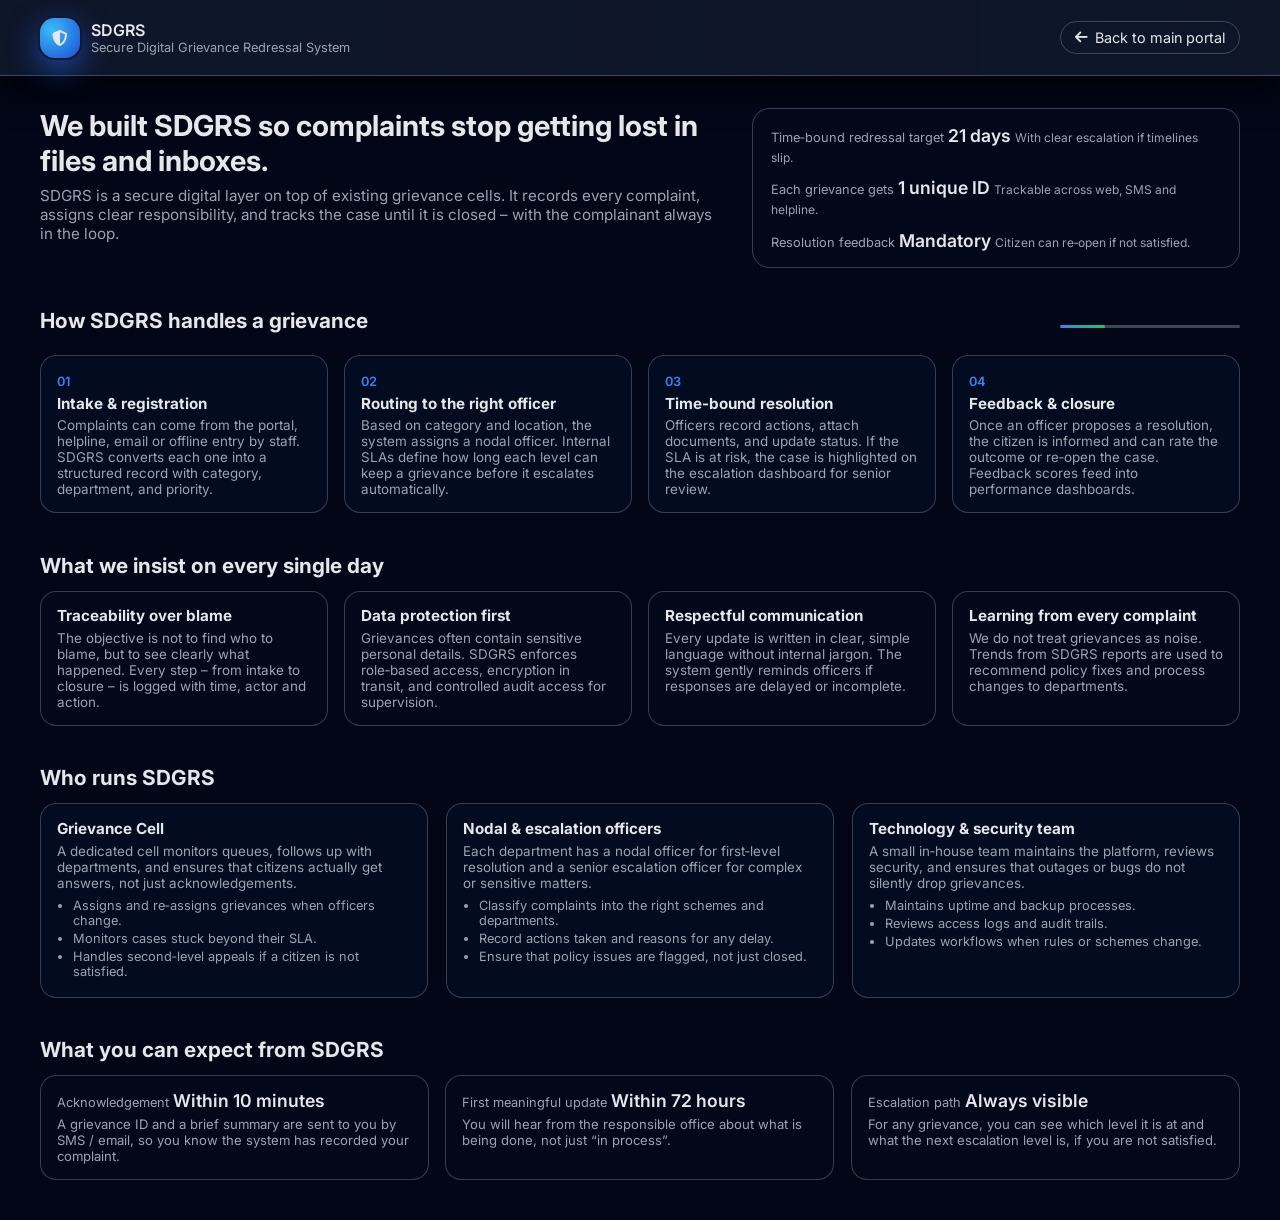
<file: grievance_system/about.html>
<!DOCTYPE html>
<html lang="en">
<head>
    <meta charset="UTF-8">
    <meta name="viewport" content="width=device-width, initial-scale=1.0">
    <title>About SDGRS – Secure Digital Grievance Redressal System</title>
    <link rel="stylesheet" href="../css/about.css">
    <link href="https://fonts.googleapis.com/css2?family=Inter:wght@300;400;500;600;700&display=swap" rel="stylesheet">
    <link rel="stylesheet" href="https://cdnjs.cloudflare.com/ajax/libs/font-awesome/6.5.1/css/all.min.css">
</head>
<body>
    <div class="about-shell">
        <header class="about-header">
            <div class="about-brand">
                <i class="fas fa-shield-halved"></i>
                <div class="brand-text">
                    <span class="brand-name">SDGRS</span>
                    <span class="brand-tagline">Secure Digital Grievance Redressal System</span>
                </div>
            </div>
            <a href="index.html" class="back-link">
                <i class="fas fa-arrow-left"></i> Back to main portal
            </a>
        </header>

        <main class="about-main">
            <!-- 1. Why SDGRS exists -->
            <section class="hero-story hover-section" data-section="hero">
                <div class="story-text">
                    <h1>We built SDGRS so complaints stop getting lost in files and inboxes.</h1>
                    <p class="lead">
                        SDGRS is a secure digital layer on top of existing grievance cells. It records every complaint, assigns clear responsibility, and tracks the case until it is closed – with the complainant always in the loop.
                    </p>
                </div>
                <div class="story-facts interactive-group facts-group">
                    <div class="fact hover-card fact-card" tabindex="0">
                        <span class="fact-label">Time‑bound redressal target</span>
                        <span class="fact-value">21 days</span>
                        <span class="fact-note">With clear escalation if timelines slip.</span>
                    </div>
                    <div class="fact hover-card fact-card" tabindex="0">
                        <span class="fact-label">Each grievance gets</span>
                        <span class="fact-value">1 unique ID</span>
                        <span class="fact-note">Trackable across web, SMS and helpline.</span>
                    </div>
                    <div class="fact hover-card fact-card" tabindex="0">
                        <span class="fact-label">Resolution feedback</span>
                        <span class="fact-value">Mandatory</span>
                        <span class="fact-note">Citizen can re‑open if not satisfied.</span>
                    </div>
                </div>
            </section>

            <!-- 2. How the system actually works -->
            <section class="how-it-works hover-section" data-section="flow">
                <div class="section-header-with-line">
                    <h2>How SDGRS handles a grievance</h2>
                    <div class="flow-timeline">
                        <div class="flow-indicator" id="flowIndicator"></div>
                    </div>
                </div>
                <div class="steps-grid interactive-group steps-group">
                    <div class="step hover-card step-card flow-step" data-step="1" tabindex="0">
                        <span class="step-number">01</span>
                        <h3>Intake & registration</h3>
                        <p>
                            Complaints can come from the portal, helpline, email or offline entry by staff. SDGRS converts each one into a structured record with category, department, and priority.
                        </p>
                    </div>
                    <div class="step hover-card step-card flow-step" data-step="2" tabindex="0">
                        <span class="step-number">02</span>
                        <h3>Routing to the right officer</h3>
                        <p>
                            Based on category and location, the system assigns a nodal officer. Internal SLAs define how long each level can keep a grievance before it escalates automatically.
                        </p>
                    </div>
                    <div class="step hover-card step-card flow-step" data-step="3" tabindex="0">
                        <span class="step-number">03</span>
                        <h3>Time‑bound resolution</h3>
                        <p>
                            Officers record actions, attach documents, and update status. If the SLA is at risk, the case is highlighted on the escalation dashboard for senior review.
                        </p>
                    </div>
                    <div class="step hover-card step-card flow-step" data-step="4" tabindex="0">
                        <span class="step-number">04</span>
                        <h3>Feedback & closure</h3>
                        <p>
                            Once an officer proposes a resolution, the citizen is informed and can rate the outcome or re‑open the case. Feedback scores feed into performance dashboards.
                        </p>
                    </div>
                </div>
            </section>

            <!-- 3. Our principles -->
            <section class="principles hover-section" data-section="principles">
                <h2>What we insist on every single day</h2>
                <div class="principles-grid interactive-group principles-group">
                    <div class="principle hover-card principle-card" tabindex="0">
                        <h3>Traceability over blame</h3>
                        <p>
                            The objective is not to find who to blame, but to see clearly what happened. Every step – from intake to closure – is logged with time, actor and action.
                        </p>
                    </div>
                    <div class="principle hover-card principle-card" tabindex="0">
                        <h3>Data protection first</h3>
                        <p>
                            Grievances often contain sensitive personal details. SDGRS enforces role‑based access, encryption in transit, and controlled audit access for supervision.
                        </p>
                    </div>
                    <div class="principle hover-card principle-card" tabindex="0">
                        <h3>Respectful communication</h3>
                        <p>
                            Every update is written in clear, simple language without internal jargon. The system gently reminds officers if responses are delayed or incomplete.
                        </p>
                    </div>
                    <div class="principle hover-card principle-card" tabindex="0">
                        <h3>Learning from every complaint</h3>
                        <p>
                            We do not treat grievances as noise. Trends from SDGRS reports are used to recommend policy fixes and process changes to departments.
                        </p>
                    </div>
                </div>
            </section>

            <!-- 4. Governance & team -->
            <section class="governance hover-section" data-section="governance">
                <h2>Who runs SDGRS</h2>
                <div class="gov-grid interactive-group gov-group">
                    <div class="gov-block hover-card gov-card" tabindex="0">
                        <h3>Grievance Cell</h3>
                        <p>
                            A dedicated cell monitors queues, follows up with departments, and ensures that citizens actually get answers, not just acknowledgements.
                        </p>
                        <ul>
                            <li>Assigns and re‑assigns grievances when officers change.</li>
                            <li>Monitors cases stuck beyond their SLA.</li>
                            <li>Handles second‑level appeals if a citizen is not satisfied.</li>
                        </ul>
                    </div>
                    <div class="gov-block hover-card gov-card" tabindex="0">
                        <h3>Nodal & escalation officers</h3>
                        <p>
                            Each department has a nodal officer for first‑level resolution and a senior escalation officer for complex or sensitive matters.
                        </p>
                        <ul>
                            <li>Classify complaints into the right schemes and departments.</li>
                            <li>Record actions taken and reasons for any delay.</li>
                            <li>Ensure that policy issues are flagged, not just closed.</li>
                        </ul>
                    </div>
                    <div class="gov-block hover-card gov-card" tabindex="0">
                        <h3>Technology & security team</h3>
                        <p>
                            A small in‑house team maintains the platform, reviews security, and ensures that outages or bugs do not silently drop grievances.
                        </p>
                        <ul>
                            <li>Maintains uptime and backup processes.</li>
                            <li>Reviews access logs and audit trails.</li>
                            <li>Updates workflows when rules or schemes change.</li>
                        </ul>
                    </div>
                </div>
            </section>

            <!-- 5. Measurable commitments -->
            <section class="commitments hover-section" data-section="commitments">
                <h2>What you can expect from SDGRS</h2>
                <div class="commit-grid interactive-group commit-group">
                    <div class="commit-item hover-card commit-card" tabindex="0">
                        <span class="commit-label">Acknowledgement</span>
                        <span class="commit-value">Within 10 minutes</span>
                        <p>A grievance ID and a brief summary are sent to you by SMS / email, so you know the system has recorded your complaint.</p>
                    </div>
                    <div class="commit-item hover-card commit-card" tabindex="0">
                        <span class="commit-label">First meaningful update</span>
                        <span class="commit-value">Within 72 hours</span>
                        <p>You will hear from the responsible office about what is being done, not just “in process”.</p>
                    </div>
                    <div class="commit-item hover-card commit-card" tabindex="0">
                        <span class="commit-label">Escalation path</span>
                        <span class="commit-value">Always visible</span>
                        <p>For any grievance, you can see which level it is at and what the next escalation level is, if you are not satisfied.</p>
                    </div>
                </div>
            </section>
        </main>
    </div>

    <script src="../js/about.js"></script>
</body>
</html>
</file>
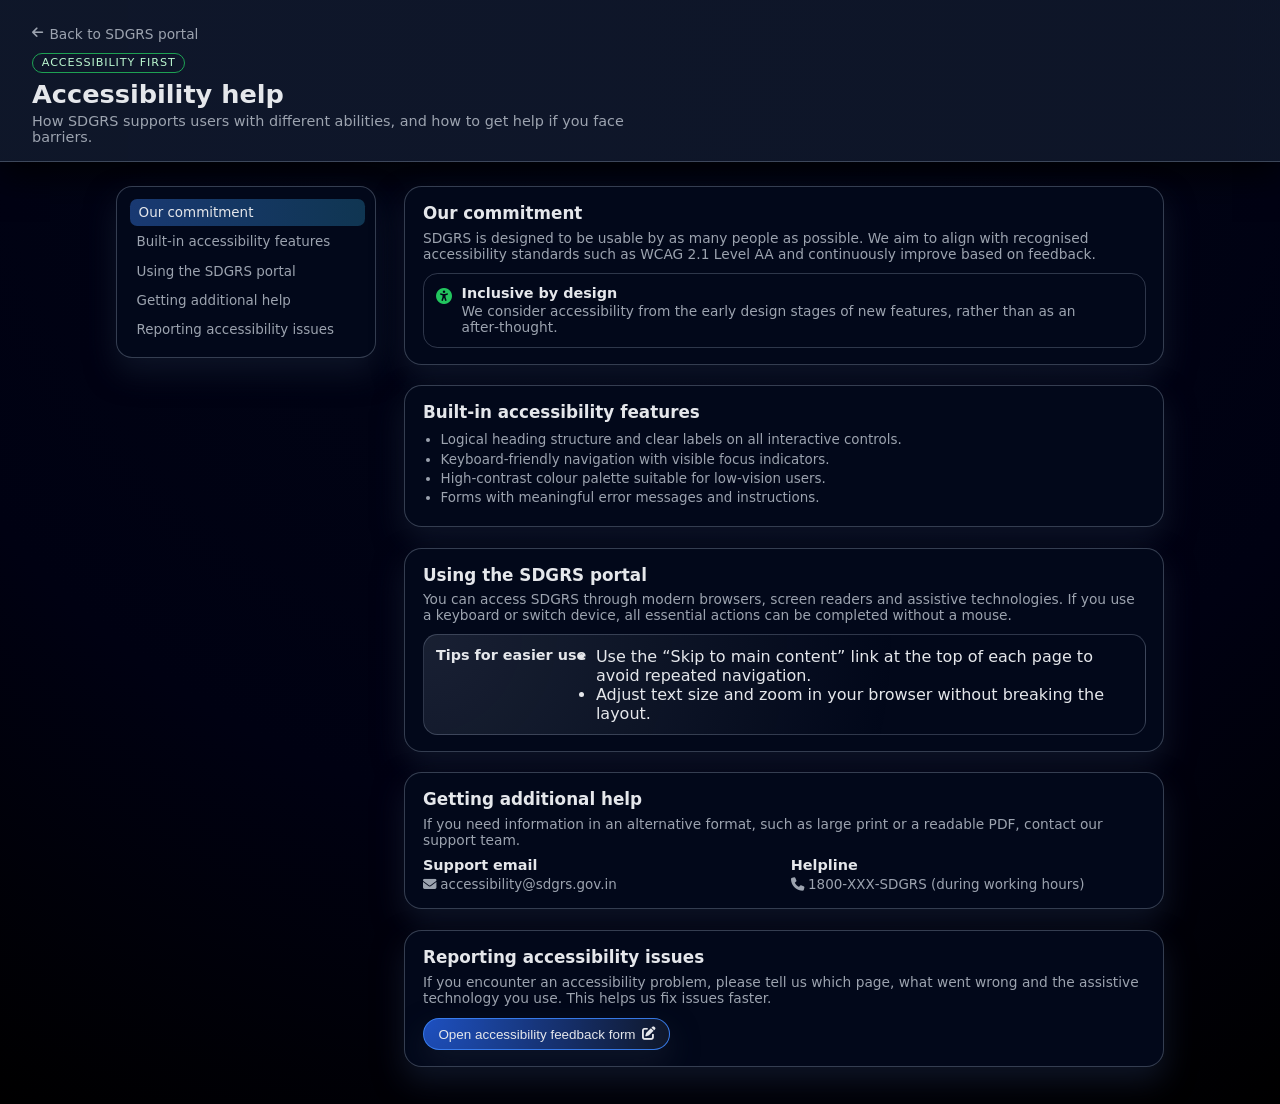
<file: grievance_system/accessibility_help.html>
<!DOCTYPE html>
<html lang="en">
<head>
  <meta charset="UTF-8">
  <title>Accessibility help · SDGRS</title>
  <meta name="viewport" content="width=device-width, initial-scale=1">
  <link rel="stylesheet" href="../css/policy.css">
  <link rel="stylesheet" href="https://cdnjs.cloudflare.com/ajax/libs/font-awesome/6.5.1/css/all.min.css">
</head>
<body class="policy-shell">
<header class="policy-header">
  <a href="index.html" class="policy-back">
    <i class="fas fa-arrow-left"></i>
    Back to SDGRS portal
  </a>
  <div class="policy-heading">
    <span class="pill pill-green">Accessibility first</span>
    <h1>Accessibility help</h1>
    <p>How SDGRS supports users with different abilities, and how to get help if you face barriers.</p>
  </div>
</header>

<main class="policy-main">
  <aside class="policy-toc">
    <button class="toc-toggle" id="tocToggle">
      <span>On this page</span>
      <i class="fas fa-chevron-down"></i>
    </button>
    <nav id="tocNav">
      <a href="#commitment" class="toc-link active">Our commitment</a>
      <a href="#features" class="toc-link">Built‑in accessibility features</a>
      <a href="#using-portal" class="toc-link">Using the SDGRS portal</a>
      <a href="#getting-help" class="toc-link">Getting additional help</a>
      <a href="#feedback" class="toc-link">Reporting accessibility issues</a>
    </nav>
  </aside>

  <section class="policy-content">
    <article class="policy-block" id="commitment">
      <h2>Our commitment</h2>
      <p>
        SDGRS is designed to be usable by as many people as possible. We aim to align with
        recognised accessibility standards such as WCAG 2.1 Level AA and continuously improve
        based on feedback.
      </p>
      <div class="highlight">
        <i class="fas fa-universal-access"></i>
        <div>
          <h3>Inclusive by design</h3>
          <p>We consider accessibility from the early design stages of new features, rather than as an after‑thought.</p>
        </div>
      </div>
    </article>

    <article class="policy-block" id="features">
      <h2>Built‑in accessibility features</h2>
      <ul class="bullet-grid">
        <li>Logical heading structure and clear labels on all interactive controls.</li>
        <li>Keyboard‑friendly navigation with visible focus indicators.</li>
        <li>High‑contrast colour palette suitable for low‑vision users.</li>
        <li>Forms with meaningful error messages and instructions.</li>
      </ul>
    </article>

    <article class="policy-block" id="using-portal">
      <h2>Using the SDGRS portal</h2>
      <p>
        You can access SDGRS through modern browsers, screen readers and assistive technologies.
        If you use a keyboard or switch device, all essential actions can be completed without a mouse.
      </p>
      <div class="callout callout-soft">
        <h3>Tips for easier use</h3>
        <ul>
          <li>Use the “Skip to main content” link at the top of each page to avoid repeated navigation.</li>
          <li>Adjust text size and zoom in your browser without breaking the layout.</li>
        </ul>
      </div>
    </article>

    <article class="policy-block" id="getting-help">
      <h2>Getting additional help</h2>
      <p>
        If you need information in an alternative format, such as large print or a readable PDF, contact our support team.
      </p>
      <div class="contact-grid">
        <div>
          <h3>Support email</h3>
          <p><i class="fas fa-envelope"></i> accessibility@sdgrs.gov.in</p>
        </div>
        <div>
          <h3>Helpline</h3>
          <p><i class="fas fa-phone"></i> 1800‑XXX‑SDGRS (during working hours)</p>
        </div>
      </div>
    </article>

    <article class="policy-block" id="feedback">
      <h2>Reporting accessibility issues</h2>
      <p>
        If you encounter an accessibility problem, please tell us which page, what went wrong
        and the assistive technology you use. This helps us fix issues faster.
      </p>
      <button class="policy-cta" id="feedbackBtn">
        <span>Open accessibility feedback form</span>
        <i class="fas fa-pen-to-square"></i>
      </button>
    </article>
  </section>
</main>

<div class="policy-toast" id="toast">
  <span>Accessibility feedback form will be available in the next release.</span>
  <button id="toastClose"><i class="fas fa-xmark"></i></button>
</div>

<script src="../js/policy.js"></script>
</body>
</html>
</file>
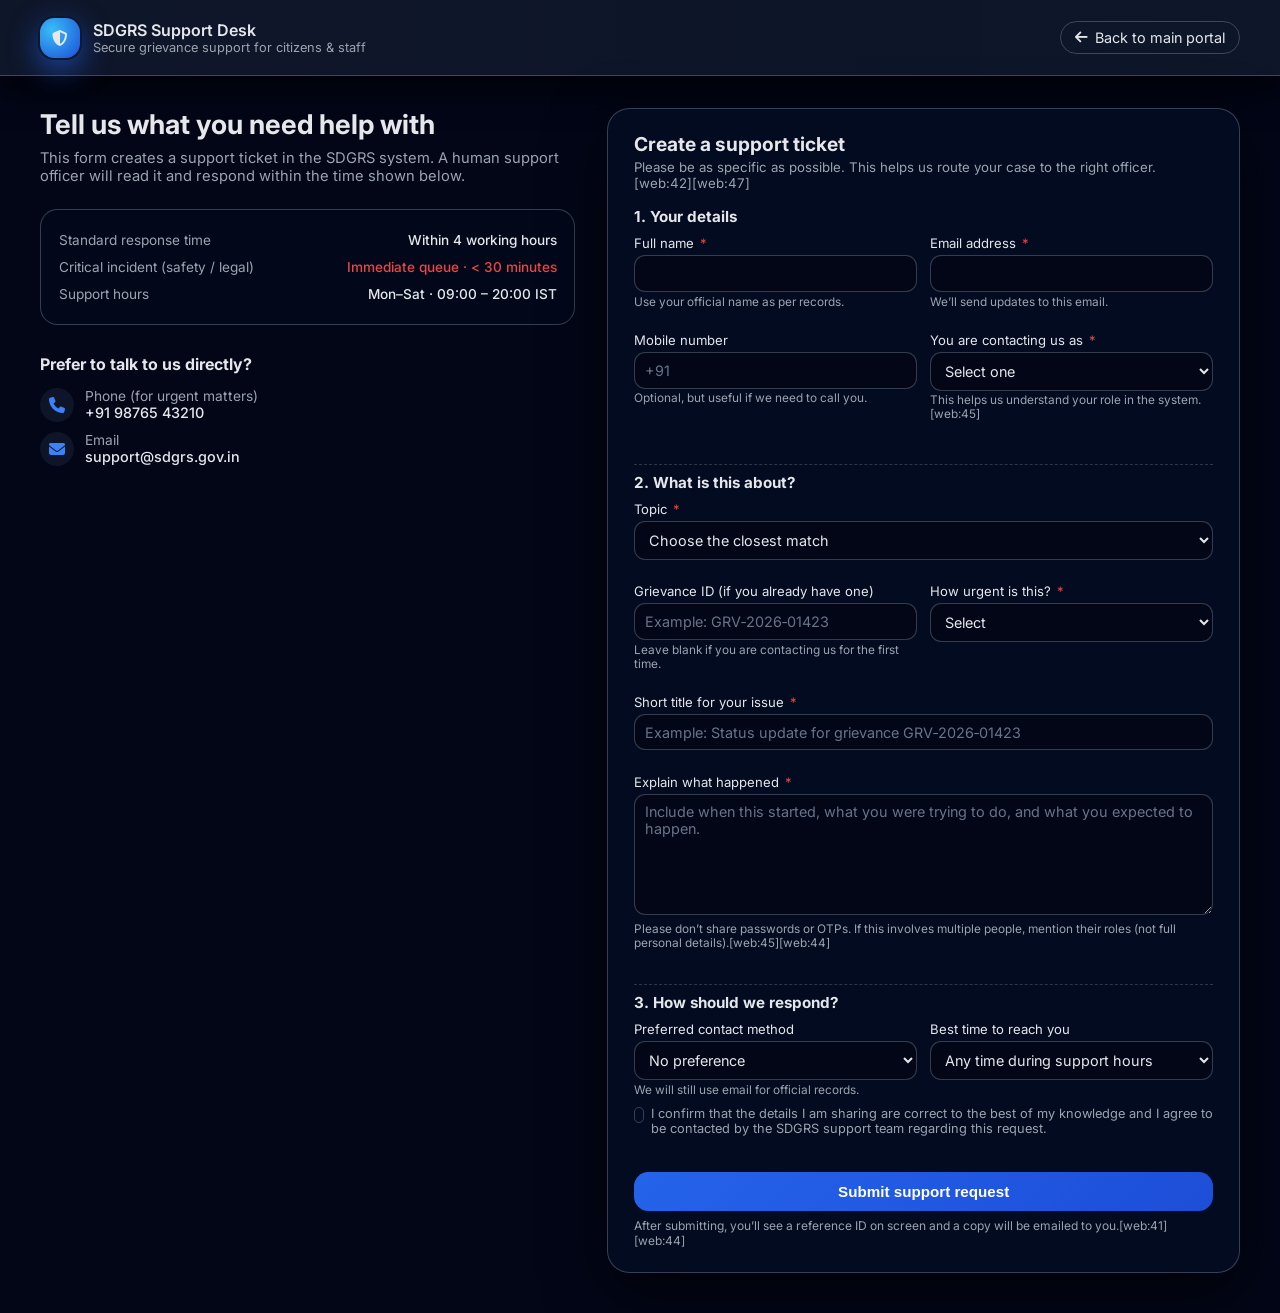
<file: grievance_system/contact.html>
<!DOCTYPE html>
<html lang="en">
<head>
    <meta charset="UTF-8">
    <meta name="viewport" content="width=device-width, initial-scale=1.0">
    <title>Contact SDGRS Support</title>
    <link rel="stylesheet" href="../css/contact.css">
    <link href="https://fonts.googleapis.com/css2?family=Inter:wght@300;400;500;600;700&display=swap" rel="stylesheet">
    <link rel="stylesheet" href="https://cdnjs.cloudflare.com/ajax/libs/font-awesome/6.5.1/css/all.min.css">
</head>
<body>
    <div class="contact-shell">
        <!-- Header strip (simple, not template-ish) -->
        <header class="contact-header">
            <div class="contact-brand">
                <i class="fas fa-shield-halved"></i>
                <div class="brand-text">
                    <span class="brand-name">SDGRS Support Desk</span>
                    <span class="brand-tagline">Secure grievance support for citizens & staff</span>
                </div>
            </div>
            <a href="index.html" class="back-link">
                <i class="fas fa-arrow-left"></i> Back to main portal
            </a>
        </header>

        <main class="contact-main">
            <!-- Left: Context + direct channels -->
            <section class="contact-context">
                <h1>Tell us what you need help with</h1>
                <p class="context-intro">
                    This form creates a support ticket in the SDGRS system. A human support officer will read it and respond within the time shown below.
                </p>

                <div class="response-box">
                    <div class="response-row">
                        <span class="label">Standard response time</span>
                        <span class="value">Within 4 working hours</span>
                    </div>
                    <div class="response-row">
                        <span class="label">Critical incident (safety / legal)</span>
                        <span class="value critical">Immediate queue · &lt; 30 minutes</span>
                    </div>
                    <div class="response-row">
                        <span class="label">Support hours</span>
                        <span class="value">Mon–Sat · 09:00 – 20:00 IST</span>
                    </div>
                </div>

                <div class="direct-channels">
                    <h2>Prefer to talk to us directly?</h2>
                    <div class="channel-row">
                        <i class="fas fa-phone"></i>
                        <div>
                            <div class="channel-label">Phone (for urgent matters)</div>
                            <div class="channel-value">+91 98765 43210</div>
                        </div>
                    </div>
                    <div class="channel-row">
                        <i class="fas fa-envelope"></i>
                        <div>
                            <div class="channel-label">Email</div>
                            <div class="channel-value">support@sdgrs.gov.in</div>
                        </div>
                    </div>
                </div>
            </section>

            <!-- Right: Realistic ticket-style form -->
            <section class="contact-form-wrapper">
                <form id="contactForm" class="contact-form" novalidate>
                    <h2>Create a support ticket</h2>
                    <p class="form-hint">
                        Please be as specific as possible. This helps us route your case to the right officer.[web:42][web:47]
                    </p>

                    <!-- 1. Who is contacting us -->
                    <div class="form-section">
                        <h3>1. Your details</h3>
                        <div class="field-grid">
                            <div class="form-group">
                                <label for="fullName">Full name <span class="req">*</span></label>
                                <input type="text" id="fullName" name="fullName" autocomplete="name" required>
                                <small class="field-hint">Use your official name as per records.</small>
                                <span class="error"></span>
                            </div>
                            <div class="form-group">
                                <label for="email">Email address <span class="req">*</span></label>
                                <input type="email" id="email" name="email" autocomplete="email" required>
                                <small class="field-hint">We’ll send updates to this email.</small>
                                <span class="error"></span>
                            </div>
                        </div>

                        <div class="field-grid">
                            <div class="form-group">
                                <label for="phone">Mobile number</label>
                                <input type="tel" id="phone" name="phone" autocomplete="tel" placeholder="+91">
                                <small class="field-hint">Optional, but useful if we need to call you.</small>
                                <span class="error"></span>
                            </div>
                            <div class="form-group">
                                <label for="relation">You are contacting us as <span class="req">*</span></label>
                                <select id="relation" name="relation" required>
                                    <option value="">Select one</option>
                                    <option value="citizen">Citizen / Public user</option>
                                    <option value="employee">Internal staff / Officer</option>
                                    <option value="student">Student</option>
                                    <option value="vendor">Vendor / Partner</option>
                                    <option value="other">Other</option>
                                </select>
                                <small class="field-hint">This helps us understand your role in the system.[web:45]</small>
                                <span class="error"></span>
                            </div>
                        </div>
                    </div>

                    <!-- 2. What is the issue -->
                    <div class="form-section">
                        <h3>2. What is this about?</h3>
                        <div class="form-group">
                            <label for="topic">Topic <span class="req">*</span></label>
                            <select id="topic" name="topic" required>
                                <option value="">Choose the closest match</option>
                                <option value="new-grievance">I want to raise a new grievance</option>
                                <option value="status-update">I want to know the status of my grievance</option>
                                <option value="portal-access">I cannot log in / access the portal</option>
                                <option value="data-correction">I need to correct/update my submitted data</option>
                                <option value="technical-error">I found a technical error in SDGRS</option>
                                <option value="feedback">General feedback / suggestion</option>
                            </select>
                            <span class="error"></span>
                        </div>

                        <div class="field-grid">
                            <div class="form-group">
                                <label for="ticketId">Grievance ID (if you already have one)</label>
                                <input type="text" id="ticketId" name="ticketId" placeholder="Example: GRV‑2026‑01423">
                                <small class="field-hint">Leave blank if you are contacting us for the first time.</small>
                                <span class="error"></span>
                            </div>
                            <div class="form-group">
                                <label for="urgency">How urgent is this? <span class="req">*</span></label>
                                <select id="urgency" name="urgency" required>
                                    <option value="">Select</option>
                                    <option value="low">Low – Just sharing information</option>
                                    <option value="normal">Normal – Needs response within 24 hours</option>
                                    <option value="high">High – Blocking my work</option>
                                    <option value="critical">Critical – Safety / legal risk</option>
                                </select>
                                <span class="error"></span>
                            </div>
                        </div>

                        <div class="form-group">
                            <label for="subject">Short title for your issue <span class="req">*</span></label>
                            <input type="text" id="subject" name="subject" maxlength="120" required placeholder="Example: Status update for grievance GRV‑2026‑01423">
                            <span class="error"></span>
                        </div>

                        <div class="form-group">
                            <label for="details">Explain what happened <span class="req">*</span></label>
                            <textarea id="details" name="details" rows="6" required placeholder="Include when this started, what you were trying to do, and what you expected to happen."></textarea>
                            <small class="field-hint">
                                Please don’t share passwords or OTPs. If this involves multiple people, mention their roles (not full personal details).[web:45][web:44]
                            </small>
                            <span class="error"></span>
                        </div>
                    </div>

                    <!-- 3. How we should respond -->
                    <div class="form-section">
                        <h3>3. How should we respond?</h3>
                        <div class="field-grid">
                            <div class="form-group">
                                <label for="preferredChannel">Preferred contact method</label>
                                <select id="preferredChannel" name="preferredChannel">
                                    <option value="">No preference</option>
                                    <option value="email">Email</option>
                                    <option value="phone">Phone call</option>
                                    <option value="sms">SMS</option>
                                </select>
                                <small class="field-hint">We will still use email for official records.</small>
                            </div>
                            <div class="form-group">
                                <label for="timeWindow">Best time to reach you</label>
                                <select id="timeWindow" name="timeWindow">
                                    <option value="">Any time during support hours</option>
                                    <option value="morning">Morning (09:00–12:00)</option>
                                    <option value="afternoon">Afternoon (12:00–17:00)</option>
                                    <option value="evening">Evening (17:00–20:00)</option>
                                </select>
                            </div>
                        </div>

                        <div class="form-group consent">
                            <label class="checkbox">
                                <input type="checkbox" id="consent" required>
                                <span class="checkmark"></span>
                                <span>I confirm that the details I am sharing are correct to the best of my knowledge and I agree to be contacted by the SDGRS support team regarding this request.</span>
                            </label>
                            <span class="error"></span>
                        </div>
                    </div>

                    <!-- Submit -->
                    <div class="form-footer">
                        <button type="submit" class="submit-btn">
                            <span class="btn-text">Submit support request</span>
                            <span class="btn-spinner"><i class="fas fa-spinner fa-spin"></i></span>
                        </button>
                        <p class="small-note">
                            After submitting, you’ll see a reference ID on screen and a copy will be emailed to you.[web:41][web:44]
                        </p>
                    </div>

                    <div id="formStatus" class="form-status" aria-live="polite"></div>
                </form>
            </section>
        </main>
    </div>

    <script src="../js/contact.js"></script>
</body>
</html>
</file>
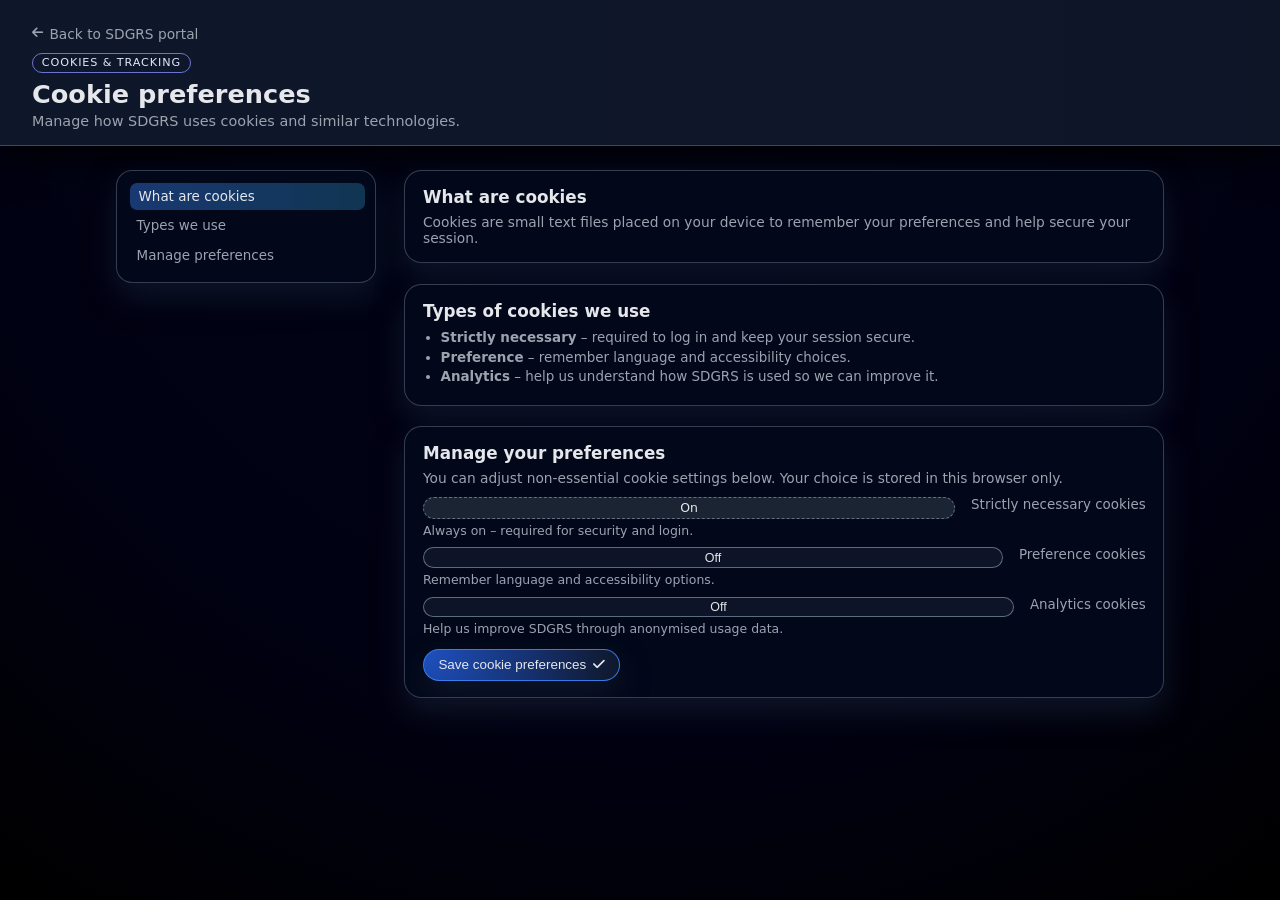
<file: grievance_system/cookie_preferences.html>
<!DOCTYPE html>
<html lang="en">
<head>
  <meta charset="UTF-8">
  <title>Cookie preferences · SDGRS</title>
  <meta name="viewport" content="width=device-width, initial-scale=1">
  <link rel="stylesheet" href="../css/policy.css">
  <link rel="stylesheet" href="https://cdnjs.cloudflare.com/ajax/libs/font-awesome/6.5.1/css/all.min.css">
</head>
<body class="policy-shell">
<header class="policy-header">
  <a href="index.html" class="policy-back">
    <i class="fas fa-arrow-left"></i>
    Back to SDGRS portal
  </a>
  <div class="policy-heading">
    <span class="pill pill-purple">Cookies & tracking</span>
    <h1>Cookie preferences</h1>
    <p>Manage how SDGRS uses cookies and similar technologies.</p>
  </div>
</header>

<main class="policy-main">
  <aside class="policy-toc">
    <button class="toc-toggle" id="tocToggle">
      <span>On this page</span><i class="fas fa-chevron-down"></i>
    </button>
    <nav id="tocNav">
      <a href="#what-are-cookies" class="toc-link active">What are cookies</a>
      <a href="#types" class="toc-link">Types we use</a>
      <a href="#manage" class="toc-link">Manage preferences</a>
    </nav>
  </aside>

  <section class="policy-content">
    <article class="policy-block" id="what-are-cookies">
      <h2>What are cookies</h2>
      <p>
        Cookies are small text files placed on your device to remember your preferences and help
        secure your session.
      </p>
    </article>

    <article class="policy-block" id="types">
      <h2>Types of cookies we use</h2>
      <ul class="bullet-grid">
        <li><strong>Strictly necessary</strong> – required to log in and keep your session secure.</li>
        <li><strong>Preference</strong> – remember language and accessibility choices.</li>
        <li><strong>Analytics</strong> – help us understand how SDGRS is used so we can improve it.</li>
      </ul>
    </article>

    <article class="policy-block" id="manage">
      <h2>Manage your preferences</h2>
      <p>You can adjust non‑essential cookie settings below. Your choice is stored in this browser only.</p>

      <div class="cookie-controls">
        <label class="toggle-row">
          <span>Strictly necessary cookies</span>
          <span class="toggle-desc">Always on – required for security and login.</span>
          <span class="toggle disabled">On</span>
        </label>

        <label class="toggle-row">
          <span>Preference cookies</span>
          <span class="toggle-desc">Remember language and accessibility options.</span>
          <button class="toggle" data-key="prefs">On</button>
        </label>

        <label class="toggle-row">
          <span>Analytics cookies</span>
          <span class="toggle-desc">Help us improve SDGRS through anonymised usage data.</span>
          <button class="toggle" data-key="analytics">Off</button>
        </label>
      </div>

      <button class="policy-cta" id="saveCookiesBtn">
        <span>Save cookie preferences</span>
        <i class="fas fa-check"></i>
      </button>
    </article>
  </section>
</main>

<div class="policy-toast" id="toast">
  <span>Your cookie preferences have been stored in this browser.</span>
  <button id="toastClose"><i class="fas fa-xmark"></i></button>
</div>

<script src="../js/policy.js"></script>
</body>
</html>
</file>
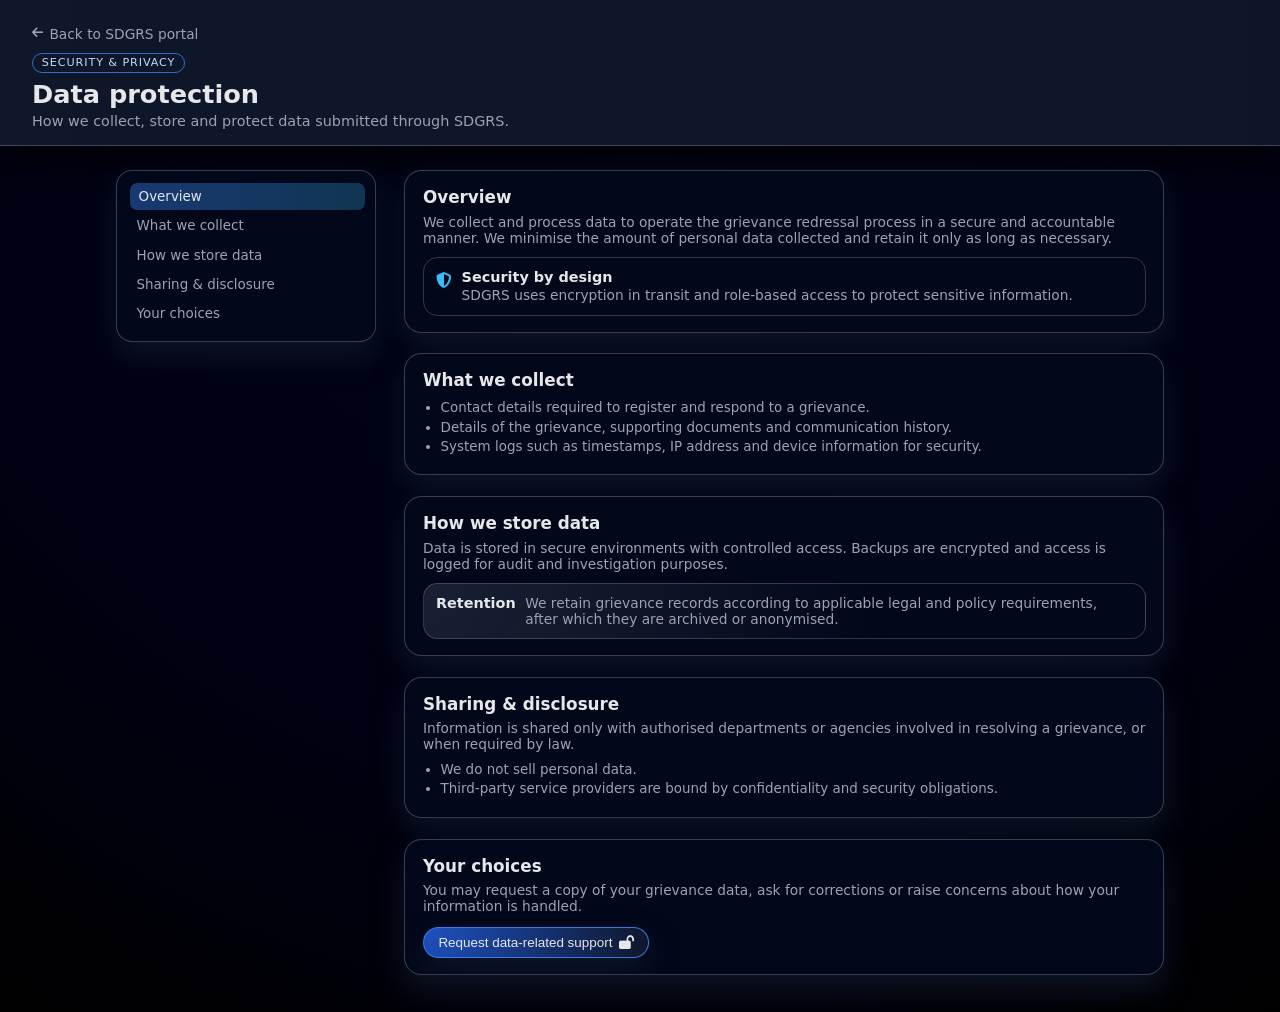
<file: grievance_system/data protection.html>
<!DOCTYPE html>
<html lang="en">
<head>
  <meta charset="UTF-8">
  <title>Data protection · SDGRS</title>
  <meta name="viewport" content="width=device-width, initial-scale=1">
  <link rel="stylesheet" href="../css/policy.css">
  <link rel="stylesheet" href="https://cdnjs.cloudflare.com/ajax/libs/font-awesome/6.5.1/css/all.min.css">
</head>
<body class="policy-shell">
<header class="policy-header">
  <a href="index.html" class="policy-back">
    <i class="fas fa-arrow-left"></i>
    Back to SDGRS portal
  </a>
  <div class="policy-heading">
    <span class="pill pill-blue">Security & privacy</span>
    <h1>Data protection</h1>
    <p>How we collect, store and protect data submitted through SDGRS.</p>
  </div>
</header>

<main class="policy-main">
  <aside class="policy-toc">
    <button class="toc-toggle" id="tocToggle">
      <span>On this page</span><i class="fas fa-chevron-down"></i>
    </button>
    <nav id="tocNav">
      <a href="#overview" class="toc-link active">Overview</a>
      <a href="#collection" class="toc-link">What we collect</a>
      <a href="#storage" class="toc-link">How we store data</a>
      <a href="#sharing" class="toc-link">Sharing & disclosure</a>
      <a href="#rights" class="toc-link">Your choices</a>
    </nav>
  </aside>

  <section class="policy-content">
    <article class="policy-block" id="overview">
      <h2>Overview</h2>
      <p>
        We collect and process data to operate the grievance redressal process in a secure and
        accountable manner. We minimise the amount of personal data collected and retain it only
        as long as necessary.
      </p>
      <div class="highlight highlight-blue">
        <i class="fas fa-shield-halved"></i>
        <div>
          <h3>Security by design</h3>
          <p>SDGRS uses encryption in transit and role‑based access to protect sensitive information.</p>
        </div>
      </div>
    </article>

    <article class="policy-block" id="collection">
      <h2>What we collect</h2>
      <ul class="bullet-grid">
        <li>Contact details required to register and respond to a grievance.</li>
        <li>Details of the grievance, supporting documents and communication history.</li>
        <li>System logs such as timestamps, IP address and device information for security.</li>
      </ul>
    </article>

    <article class="policy-block" id="storage">
      <h2>How we store data</h2>
      <p>
        Data is stored in secure environments with controlled access. Backups are encrypted and
        access is logged for audit and investigation purposes.
      </p>
      <div class="callout callout-soft">
        <h3>Retention</h3>
        <p>We retain grievance records according to applicable legal and policy requirements, after which they are archived or anonymised.</p>
      </div>
    </article>

    <article class="policy-block" id="sharing">
      <h2>Sharing & disclosure</h2>
      <p>
        Information is shared only with authorised departments or agencies involved in resolving
        a grievance, or when required by law.
      </p>
      <ul class="bullet-grid">
        <li>We do not sell personal data.</li>
        <li>Third‑party service providers are bound by confidentiality and security obligations.</li>
      </ul>
    </article>

    <article class="policy-block" id="rights">
      <h2>Your choices</h2>
      <p>You may request a copy of your grievance data, ask for corrections or raise concerns about how your information is handled.</p>
      <button class="policy-cta" id="dpBtn">
        <span>Request data‑related support</span>
        <i class="fas fa-lock-open"></i>
      </button>
    </article>
  </section>
</main>

<div class="policy-toast" id="toast">
  <span>Data protection support workflow will be integrated soon.</span>
  <button id="toastClose"><i class="fas fa-xmark"></i></button>
</div>

<script src="../js/policy.js"></script>
</body>
</html>
</file>
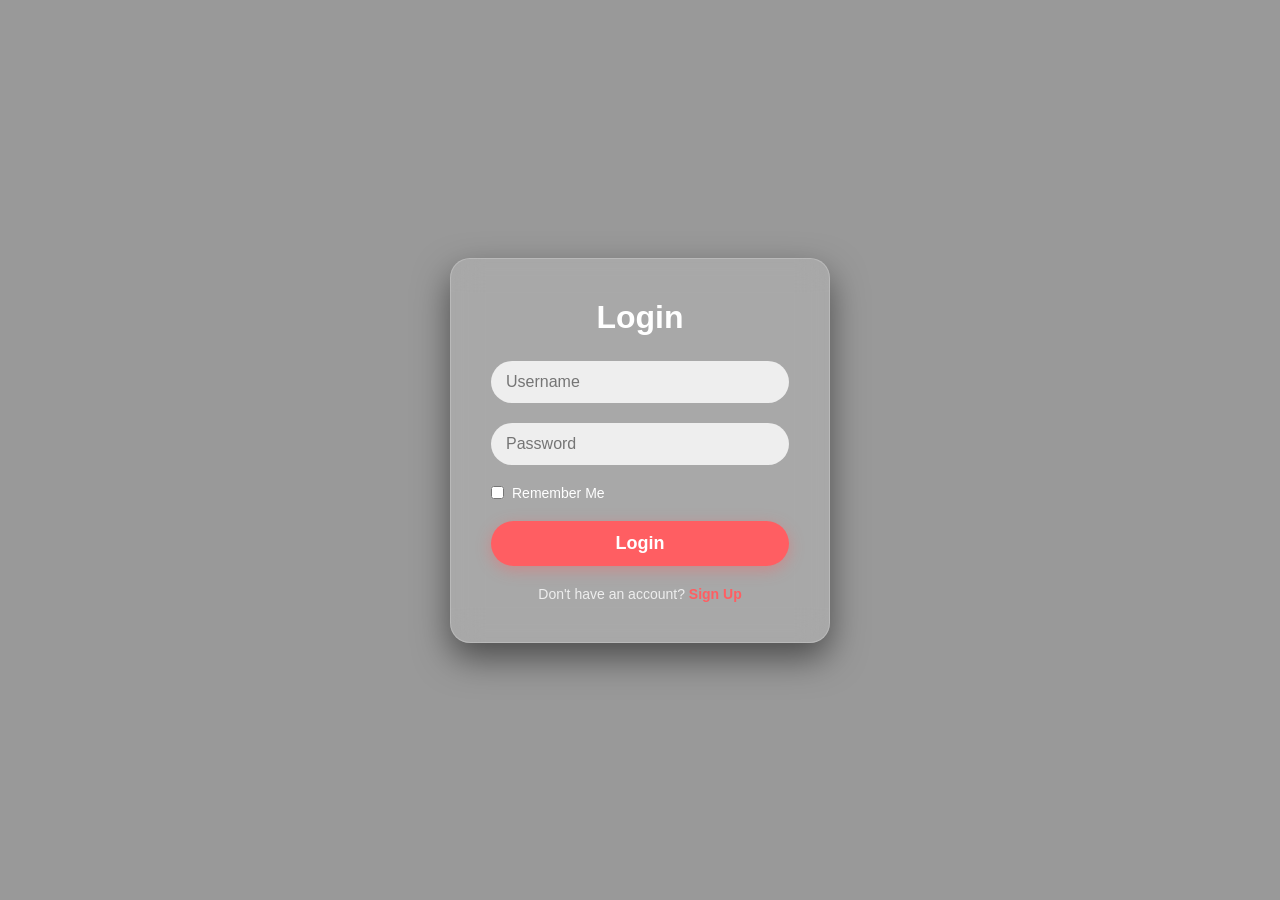
<file: grievance_system/login.html>
<!DOCTYPE html>
<html lang="en">
<head>
<meta charset="UTF-8">
<meta name="viewport" content="width=device-width, initial-scale=1.0">
<title>Transparent Login Page</title>
<style>
/* Fullscreen Setup */
* {
    margin: 0;
    padding: 0;
    box-sizing: border-box;
}

body, html {
    height: 100%;
    font-family: 'Segoe UI', Tahoma, Geneva, Verdana, sans-serif;
}

/* Background Image Fix */
body {
    background: url('https://cloud.wallsflow.com/posts/2026-03/9681f44786_anime-fantasy-mountain-village-live-wallpaper-wallsflow-com.webp') no-repeat center center fixed;
    background-size: cover;
    display: flex;
    justify-content: center;
    align-items: center;
}

/* Dark Overlay using Linear Gradient for better control */
.overlay {
    position: fixed;
    top: 0;
    left: 0;
    width: 100%;
    height: 100%;
    background: rgba(0, 0, 0, 0.4); /* अंधार करण्यासाठी */
    z-index: 1;
}

/* Glassmorphism Login Box (Transparent) */
.login-box {
    position: relative;
    z-index: 2;
    background: rgba(255, 255, 255, 0.15); /* Transparency */
    backdrop-filter: blur(15px); /* काचेसारखा इफेक्ट */
    -webkit-backdrop-filter: blur(15px);
    padding: 40px;
    border-radius: 20px;
    border: 1px solid rgba(255, 255, 255, 0.2);
    box-shadow: 0 15px 35px rgba(0, 0, 0, 0.5);
    width: 380px;
    text-align: center;
    animation: fadeIn 1s ease-in-out;
}

.login-box h2 {
    margin-bottom: 25px;
    color: #fff; /* पांढरा रंग पारदर्शक बॅकग्राउंडवर चांगला दिसतो */
    font-size: 2rem;
}

/* Input Boxes */
.input-box {
    margin-bottom: 20px;
}
.input-box input {
    width: 100%;
    padding: 12px 15px;
    border-radius: 30px; /* Rounded inputs */
    border: none;
    outline: none;
    background: rgba(255, 255, 255, 0.8);
    font-size: 16px;
}

/* Remember Me */
.remember {
    color: #fff;
    font-size: 14px;
    display: flex;
    align-items: center;
    margin-bottom: 20px;
}
.remember input {
    margin-right: 8px;
}

/* Button */
button {
    width: 100%;
    padding: 12px;
    border: none;
    border-radius: 30px;
    background: #ff5e62;
    color: white;
    font-size: 18px;
    font-weight: bold;
    cursor: pointer;
    transition: 0.3s;
    box-shadow: 0 4px 15px rgba(255, 94, 98, 0.4);
}
button:hover {
    background: #ff2e4d;
    transform: scale(1.02);
}

/* Links */
.links {
    margin-top: 20px;
    font-size: 14px;
    color: #eee;
}
.links a {
    text-decoration: none;
    color: #ff5e62;
    font-weight: bold;
}

@keyframes fadeIn {
    from { opacity: 0; transform: translateY(-20px); }
    to { opacity: 1; transform: translateY(0); }
}
</style>
</head>
<body>

<div class="overlay"></div>

<div class="login-box">
    <h2>Login</h2>
    <form action="login.jsp" method="post">
        <div class="input-box">
            <input type="text" name="username" placeholder="Username" required>
        </div>
        <div class="input-box">
            <input type="password" name="password" placeholder="Password" required>
        </div>
        <div class="remember">
            <input type="checkbox" name="remember"> Remember Me
        </div>
        <button type="submit">Login</button>
    </form>
    <p class="links">
        Don't have an account? <a href="register.jsp">Sign Up</a>
    </p>
</div>

</body>
</html>
</file>
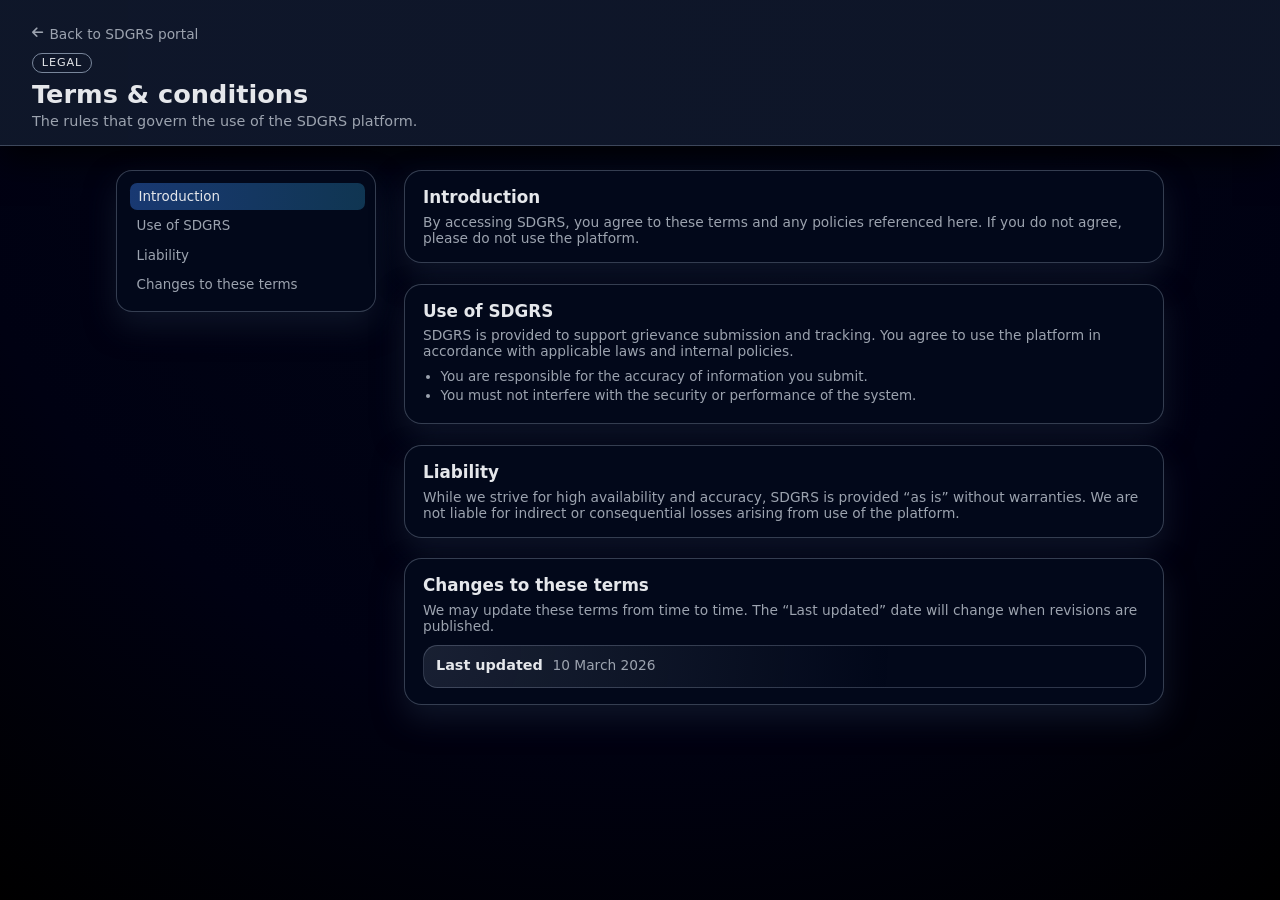
<file: grievance_system/terms and conditions.html>
<!DOCTYPE html>
<html lang="en">
<head>
  <meta charset="UTF-8">
  <title>Terms & conditions · SDGRS</title>
  <meta name="viewport" content="width=device-width, initial-scale=1">
  <link rel="stylesheet" href="../css/policy.css">
  <link rel="stylesheet" href="https://cdnjs.cloudflare.com/ajax/libs/font-awesome/6.5.1/css/all.min.css">
</head>
<body class="policy-shell">
<header class="policy-header">
  <a href="index.html" class="policy-back">
    <i class="fas fa-arrow-left"></i>
    Back to SDGRS portal
  </a>
  <div class="policy-heading">
    <span class="pill pill-slate">Legal</span>
    <h1>Terms & conditions</h1>
    <p>The rules that govern the use of the SDGRS platform.</p>
  </div>
</header>

<main class="policy-main">
  <aside class="policy-toc">
    <button class="toc-toggle" id="tocToggle">
      <span>On this page</span><i class="fas fa-chevron-down"></i>
    </button>
    <nav id="tocNav">
      <a href="#intro" class="toc-link active">Introduction</a>
      <a href="#use-of-service" class="toc-link">Use of SDGRS</a>
      <a href="#liability" class="toc-link">Liability</a>
      <a href="#changes" class="toc-link">Changes to these terms</a>
    </nav>
  </aside>

  <section class="policy-content">
    <article class="policy-block" id="intro">
      <h2>Introduction</h2>
      <p>
        By accessing SDGRS, you agree to these terms and any policies referenced here. If you do
        not agree, please do not use the platform.
      </p>
    </article>

    <article class="policy-block" id="use-of-service">
      <h2>Use of SDGRS</h2>
      <p>
        SDGRS is provided to support grievance submission and tracking. You agree to use the
        platform in accordance with applicable laws and internal policies.
      </p>
      <ul class="bullet-grid">
        <li>You are responsible for the accuracy of information you submit.</li>
        <li>You must not interfere with the security or performance of the system.</li>
      </ul>
    </article>

    <article class="policy-block" id="liability">
      <h2>Liability</h2>
      <p>
        While we strive for high availability and accuracy, SDGRS is provided “as is” without
        warranties. We are not liable for indirect or consequential losses arising from use of the
        platform.
      </p>
    </article>

    <article class="policy-block" id="changes">
      <h2>Changes to these terms</h2>
      <p>
        We may update these terms from time to time. The “Last updated” date will change when
        revisions are published.
      </p>
      <div class="callout callout-soft">
        <h3>Last updated</h3>
        <p>10 March 2026</p>
      </div>
    </article>
  </section>
</main>

<div class="policy-toast" id="toast">
  <span>Future updates to these terms will be announced inside the SDGRS portal.</span>
  <button id="toastClose"><i class="fas fa-xmark"></i></button>
</div>

<script src="../js/policy.js"></script>
</body>
</html>
</file>
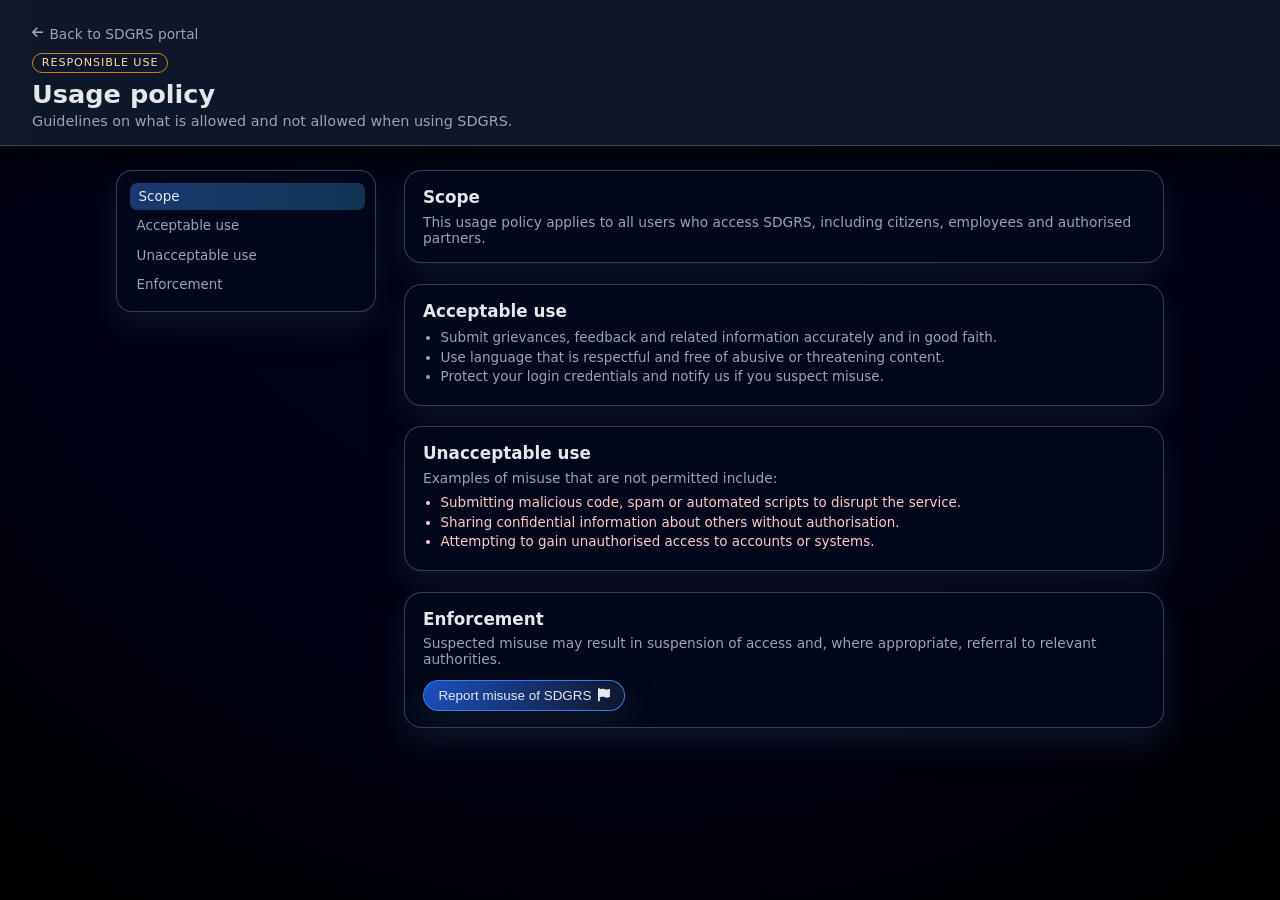
<file: grievance_system/usage policy.html>
<!DOCTYPE html>
<html lang="en">
<head>
  <meta charset="UTF-8">
  <title>Usage policy · SDGRS</title>
  <meta name="viewport" content="width=device-width, initial-scale=1">
  <link rel="stylesheet" href="../css/policy.css">
  <link rel="stylesheet" href="https://cdnjs.cloudflare.com/ajax/libs/font-awesome/6.5.1/css/all.min.css">
</head>
<body class="policy-shell">
<header class="policy-header">
  <a href="index.html" class="policy-back">
    <i class="fas fa-arrow-left"></i>
    Back to SDGRS portal
  </a>
  <div class="policy-heading">
    <span class="pill pill-amber">Responsible use</span>
    <h1>Usage policy</h1>
    <p>Guidelines on what is allowed and not allowed when using SDGRS.</p>
  </div>
</header>

<main class="policy-main">
  <aside class="policy-toc">
    <button class="toc-toggle" id="tocToggle">
      <span>On this page</span><i class="fas fa-chevron-down"></i>
    </button>
    <nav id="tocNav">
      <a href="#scope" class="toc-link active">Scope</a>
      <a href="#acceptable" class="toc-link">Acceptable use</a>
      <a href="#unacceptable" class="toc-link">Unacceptable use</a>
      <a href="#enforcement" class="toc-link">Enforcement</a>
    </nav>
  </aside>

  <section class="policy-content">
    <article class="policy-block" id="scope">
      <h2>Scope</h2>
      <p>
        This usage policy applies to all users who access SDGRS, including citizens, employees
        and authorised partners.
      </p>
    </article>

    <article class="policy-block" id="acceptable">
      <h2>Acceptable use</h2>
      <ul class="bullet-grid">
        <li>Submit grievances, feedback and related information accurately and in good faith.</li>
        <li>Use language that is respectful and free of abusive or threatening content.</li>
        <li>Protect your login credentials and notify us if you suspect misuse.</li>
      </ul>
    </article>

    <article class="policy-block" id="unacceptable">
      <h2>Unacceptable use</h2>
      <p>Examples of misuse that are not permitted include:</p>
      <ul class="bullet-grid bullet-danger">
        <li>Submitting malicious code, spam or automated scripts to disrupt the service.</li>
        <li>Sharing confidential information about others without authorisation.</li>
        <li>Attempting to gain unauthorised access to accounts or systems.</li>
      </ul>
    </article>

    <article class="policy-block" id="enforcement">
      <h2>Enforcement</h2>
      <p>
        Suspected misuse may result in suspension of access and, where appropriate, referral to
        relevant authorities.
      </p>
      <button class="policy-cta" id="usageBtn">
        <span>Report misuse of SDGRS</span>
        <i class="fas fa-flag"></i>
      </button>
    </article>
  </section>
</main>

<div class="policy-toast" id="toast">
  <span>Misuse reporting will be linked to the SDGRS ticketing flow.</span>
  <button id="toastClose"><i class="fas fa-xmark"></i></button>
</div>

<script src="../js/policy.js"></script>
</body>
</html>
</file>
<file: css/about.css>
* {
    margin: 0;
    padding: 0;
    box-sizing: border-box;
}

:root {
    --bg: #020617;
    --panel: #02081a;
    --panel-soft: #020b1f;
    --border: rgba(148,163,184,0.35);
    --accent: #3b82f6;
    --text-main: #e5e7eb;
    --text-soft: #9ca3af;
}

body {
    font-family: 'Inter', sans-serif;
    background: radial-gradient(circle at top, #020617 0, #020617 55%, #020617 100%);
    color: var(--text-main);
}

.about-shell {
    min-height: 100vh;
    display: flex;
    flex-direction: column;
}

/* Header */
.about-header {
    display: flex;
    justify-content: space-between;
    align-items: center;
    padding: 1.1rem 2.5rem;
    border-bottom: 1px solid var(--border);
    background: linear-gradient(90deg, rgba(15,23,42,0.96), rgba(15,23,42,0.9));
    box-shadow: 0 14px 35px rgba(0,0,0,0.7);
}

.about-brand {
    display: flex;
    align-items: center;
    gap: 0.7rem;
}

.about-brand i {
    width: 40px;
    height: 40px;
    border-radius: 0.9rem;
    display: flex;
    align-items: center;
    justify-content: center;
    background: radial-gradient(circle at 30% 30%, #38bdf8, #1d4ed8);
    box-shadow: 0 0 0 2px rgba(15,23,42,0.9), 0 10px 30px rgba(37,99,235,0.7);
}

.brand-text {
    display: flex;
    flex-direction: column;
}

.brand-name {
    font-size: 1rem;
    font-weight: 600;
}

.brand-tagline {
    font-size: 0.8rem;
    color: var(--text-soft);
}

.back-link {
    color: var(--text-main);
    text-decoration: none;
    font-size: 0.9rem;
    display: inline-flex;
    gap: 0.4rem;
    align-items: center;
    padding: 0.45rem 0.9rem;
    border-radius: 999px;
    border: 1px solid var(--border);
    transition: background 0.15s ease, transform 0.15s ease;
}

.back-link:hover {
    background: rgba(15,23,42,0.85);
    transform: translateY(-1px);
}

/* Main */
.about-main {
    padding: 2rem 2.5rem 2.5rem;
    display: flex;
    flex-direction: column;
    gap: 2.5rem;
}

/* Hero story */
.hero-story {
    display: grid;
    grid-template-columns: minmax(0,1.4fr) minmax(0,1fr);
    gap: 1.8rem;
    align-items: flex-start;
}

.hero-story h1 {
    font-size: 1.8rem;
    margin-bottom: 0.5rem;
}

.lead {
    font-size: 0.95rem;
    color: var(--text-soft);
}

.story-facts {
    background: var(--panel);
    border-radius: 1.1rem;
    border: 1px solid var(--border);
    padding: 1rem 1.1rem;
    display: grid;
    gap: 0.7rem;
}

.fact-label {
    font-size: 0.8rem;
    color: var(--text-soft);
}

.fact-value {
    font-size: 1.1rem;
    font-weight: 600;
}

.fact-note {
    font-size: 0.75rem;
    color: var(--text-soft);
}

/* How it works */
.how-it-works h2,
.principles h2,
.governance h2,
.commitments h2 {
    font-size: 1.3rem;
    margin-bottom: 0.8rem;
}

.steps-grid {
    display: grid;
    grid-template-columns: repeat(auto-fit, minmax(210px, 1fr));
    gap: 1rem;
}

.step {
    background: var(--panel-soft);
    border-radius: 1rem;
    border: 1px solid var(--border);
    padding: 0.9rem 1rem;
}

.step-number {
    font-size: 0.8rem;
    color: var(--accent);
    font-weight: 600;
}

.step h3 {
    font-size: 0.95rem;
    margin: 0.2rem 0 0.3rem;
}

.step p {
    font-size: 0.84rem;
    color: var(--text-soft);
}

/* Principles */
.principles-grid {
    display: grid;
    grid-template-columns: repeat(auto-fit, minmax(220px, 1fr));
    gap: 1rem;
}

.principle {
    background: var(--panel);
    border-radius: 1rem;
    border: 1px solid var(--border);
    padding: 0.9rem 1rem;
}

.principle h3 {
    font-size: 0.95rem;
    margin-bottom: 0.3rem;
}

.principle p {
    font-size: 0.84rem;
    color: var(--text-soft);
}

/* Governance */
.gov-grid {
    display: grid;
    grid-template-columns: repeat(auto-fit, minmax(230px, 1fr));
    gap: 1.1rem;
}

.gov-block {
    background: var(--panel-soft);
    border-radius: 1rem;
    border: 1px solid var(--border);
    padding: 0.9rem 1rem;
}

.gov-block h3 {
    font-size: 0.95rem;
    margin-bottom: 0.3rem;
}

.gov-block p {
    font-size: 0.84rem;
    color: var(--text-soft);
    margin-bottom: 0.4rem;
}

.gov-block ul {
    padding-left: 1rem;
}

.gov-block li {
    font-size: 0.8rem;
    color: var(--text-soft);
    margin-bottom: 0.2rem;
}

/* Commitments */
.commit-grid {
    display: grid;
    grid-template-columns: repeat(auto-fit, minmax(220px, 1fr));
    gap: 1rem;
}

.commit-item {
    background: var(--panel);
    border-radius: 1rem;
    border: 1px solid var(--border);
    padding: 0.9rem 1rem;
}

.commit-label {
    font-size: 0.8rem;
    color: var(--text-soft);
}

.commit-value {
    font-size: 1.1rem;
    font-weight: 600;
}

.commit-item p {
    font-size: 0.82rem;
    color: var(--text-soft);
    margin-top: 0.3rem;
}

/* -------- INTERACTIVE EFFECTS -------- */

/* Generic interactive cards */
.hover-card {
    position: relative;
    transform-origin: center;
    transition:
        transform 0.18s ease-out,
        box-shadow 0.18s ease-out,
        border-color 0.18s ease-out,
        background 0.18s ease-out;
    will-change: transform, box-shadow;
    cursor: default;
}

.hover-card::after {
    content: "";
    position: absolute;
    inset: 0;
    border-radius: inherit;
    background: radial-gradient(circle at top left, rgba(59,130,246,0.09), transparent 60%);
    opacity: 0;
    pointer-events: none;
    transition: opacity 0.18s ease-out;
}

.hover-card.is-hovered::after {
    opacity: 1;
}

.hover-card:focus-visible {
    outline: 2px solid #3b82f6;
    outline-offset: 3px;
}

/* Section focus mode */
.hover-section.dimmed {
    opacity: 0.45;
    filter: grayscale(0.15);
    transition: opacity 0.18s ease-out, filter 0.18s ease-out;
}

/* "How it works" timeline indicator */
.section-header-with-line {
    display: flex;
    align-items: center;
    justify-content: space-between;
    gap: 1rem;
    margin-bottom: 0.6rem;
}

.flow-timeline {
    flex: 0 0 180px;
    height: 3px;
    border-radius: 999px;
    background: rgba(148,163,184,0.4);
    position: relative;
    overflow: hidden;
}

.flow-indicator {
    position: absolute;
    top: 0;
    bottom: 0;
    width: 25%;
    background: linear-gradient(90deg, #3b82f6, #22c55e);
    border-radius: inherit;
    transform-origin: left;
    transition: transform 0.25s ease-out;
}

/* Different effects per card type */

/* 1) FACT CARDS – subtle glow + scale */
.fact-card.is-hovered {
    transform: translateY(-3px) scale(1.01);
    box-shadow: 0 14px 30px rgba(15,23,42,0.75);
    border-color: rgba(59,130,246,0.7);
}

/* 2) STEP CARDS – left border + slide */
.step-card {
    position: relative;
    overflow: hidden;
}

.step-card::before {
    content: "";
    position: absolute;
    left: 0;
    top: 12px;
    bottom: 12px;
    width: 3px;
    background: linear-gradient(180deg, #3b82f6, #22c55e);
    opacity: 0;
    transform: translateX(-6px);
    transition: opacity 0.2s ease-out, transform 0.2s ease-out;
}

.step-card.is-hovered::before {
    opacity: 1;
    transform: translateX(0);
}

.step-card.is-hovered {
    transform: translateY(-4px);
    box-shadow: 0 16px 40px rgba(15,23,42,0.8);
    border-color: rgba(59,130,246,0.7);
}

/* 3) PRINCIPLE CARDS – slight rotate + inner gradient */
.principle-card {
    transform-origin: center top;
}

.principle-card.is-hovered {
    transform: translateY(-4px) rotate(-0.8deg);
    background: radial-gradient(circle at top left, rgba(59,130,246,0.14), #02081a);
    border-color: rgba(129,140,248,0.7);
}

/* 4) GOV CARDS – underline animation on headings */
.gov-card h3 {
    position: relative;
    display: inline-block;
}

.gov-card h3::after {
    content: "";
    position: absolute;
    left: 0;
    bottom: -3px;
    height: 2px;
    width: 0;
    background: linear-gradient(90deg, #3b82f6, #22c55e);
    transition: width 0.22s ease-out;
}

.gov-card.is-hovered h3::after {
    width: 100%;
}

/* 5) COMMITMENT CARDS – background swipe */
.commit-card {
    position: relative;
    overflow: hidden;
}

.commit-card::before {
    content: "";
    position: absolute;
    inset: 0;
    background: radial-gradient(circle at top left, rgba(34,197,94,0.12), transparent 65%);
    transform: translateX(-20%);
    opacity: 0;
    transition: opacity 0.22s ease-out, transform 0.22s ease-out;
    pointer-events: none;
}

.commit-card.is-hovered::before {
    opacity: 1;
    transform: translateX(0);
}

/* Responsive */
@media (max-width: 900px) {
    .about-main {
        padding: 1.6rem 1.4rem 2rem;
    }

    .about-header {
        padding: 1rem 1.4rem;
    }

    .hero-story {
        grid-template-columns: minmax(0,1fr);
    }
}

@media (max-width: 780px) {
    .section-header-with-line {
        flex-direction: column;
        align-items: flex-start;
    }
    .flow-timeline {
        width: 100%;
    }
}
</file>
<file: css/policy.css>
*,
*::before,
*::after {
  box-sizing: border-box;
  margin: 0;
  padding: 0;
}

:root {
  --bg: #020617;
  --panel: #02081a;
  --border: rgba(148,163,184,0.35);
  --text-main: #e5e7eb;
  --text-soft: #9ca3af;
  --accent: #3b82f6;
}

body.policy-shell {
  min-height: 100vh;
  font-family: system-ui, -apple-system, BlinkMacSystemFont, "Inter", sans-serif;
  background: radial-gradient(circle at top, #020617 0, #000112 65%, #000 100%);
  color: var(--text-main);
  display: flex;
  flex-direction: column;
}

.policy-header {
  padding: 1.4rem 2rem 1rem;
  border-bottom: 1px solid var(--border);
  background: linear-gradient(90deg, rgba(15,23,42,0.98), rgba(15,23,42,0.92));
  box-shadow: 0 12px 32px rgba(0,0,0,0.85);
}

.policy-back {
  display: inline-flex;
  align-items: center;
  gap: 0.4rem;
  font-size: 0.86rem;
  color: var(--text-soft);
  text-decoration: none;
  margin-bottom: 0.6rem;
}

.policy-back i {
  font-size: 0.8rem;
}

.policy-back:hover {
  color: var(--text-main);
}

.policy-heading h1 {
  font-size: 1.6rem;
  margin-bottom: 0.3rem;
}

.policy-heading p {
  font-size: 0.9rem;
  color: var(--text-soft);
  max-width: 640px;
}

.pill {
  display: inline-flex;
  align-items: center;
  padding: 0.16rem 0.55rem;
  border-radius: 999px;
  border: 1px solid rgba(148,163,184,0.5);
  font-size: 0.7rem;
  letter-spacing: 0.08em;
  text-transform: uppercase;
  margin-bottom: 0.35rem;
}

.pill-green { border-color: rgba(34,197,94,0.8); color: #bbf7d0; }
.pill-blue { border-color: rgba(59,130,246,0.8); color: #bfdbfe; }
.pill-amber { border-color: rgba(245,158,11,0.8); color: #fed7aa; }
.pill-slate { border-color: rgba(148,163,184,0.8); color: #e5e7eb; }
.pill-purple { border-color: rgba(129,140,248,0.8); color: #e0e7ff; }

.policy-main {
  flex: 1 0 auto;
  display: grid;
  grid-template-columns: 260px minmax(0, 1fr);
  gap: 1.8rem;
  max-width: 1100px;
  margin: 1.5rem auto 2.3rem;
  padding: 0 1.6rem;
}

/* TOC */

.policy-toc {
  position: sticky;
  top: 1.4rem;
  align-self: flex-start;
}

.toc-toggle {
  display: none;
}

#tocNav {
  background: var(--panel);
  border-radius: 1rem;
  border: 1px solid var(--border);
  padding: 0.7rem;
  box-shadow: 0 14px 30px rgba(15,23,42,0.85);
}

.toc-link {
  display: block;
  padding: 0.4rem 0.55rem;
  margin-bottom: 0.1rem;
  font-size: 0.84rem;
  color: var(--text-soft);
  text-decoration: none;
  border-radius: 0.45rem;
  transition: background 0.15s ease, color 0.15s ease, transform 0.15s ease;
}

.toc-link:hover {
  background: rgba(31,41,55,0.9);
  color: var(--text-main);
}

.toc-link.active {
  background: linear-gradient(90deg, rgba(59,130,246,0.4), rgba(56,189,248,0.25));
  color: #e5e7eb;
  transform: translateX(2px);
}

/* Content */

.policy-content {
  display: flex;
  flex-direction: column;
  gap: 1.3rem;
}

.policy-block {
  background: var(--panel);
  border-radius: 1.1rem;
  border: 1px solid var(--border);
  padding: 1rem 1.1rem;
  box-shadow: 0 14px 30px rgba(15,23,42,0.9);
  position: relative;
  overflow: hidden;
}

.policy-block::before {
  content: "";
  position: absolute;
  inset: 0;
  background: radial-gradient(circle at top left, rgba(59,130,246,0.12), transparent 60%);
  opacity: 0;
  transition: opacity 0.2s ease-out;
  pointer-events: none;
}

.policy-block:hover::before {
  opacity: 1;
}

.policy-block h2 {
  font-size: 1.05rem;
  margin-bottom: 0.4rem;
}

.policy-block p {
  font-size: 0.86rem;
  color: var(--text-soft);
}

.highlight,
.callout {
  margin-top: 0.7rem;
  border-radius: 0.9rem;
  border: 1px solid rgba(148,163,184,0.3);
  padding: 0.7rem 0.75rem;
  display: grid;
  grid-template-columns: auto minmax(0, 1fr);
  gap: 0.6rem;
  align-items: flex-start;
}

.highlight i {
  color: #22c55e;
  margin-top: 0.2rem;
}

.highlight-blue i {
  color: #38bdf8;
}

.highlight h3,
.callout h3 {
  font-size: 0.9rem;
  margin-bottom: 0.15rem;
}

.callout-soft {
  background: radial-gradient(circle at top left, rgba(148,163,184,0.16), transparent 65%);
}

.bullet-grid {
  margin-top: 0.6rem;
  padding-left: 1.1rem;
}

.bullet-grid li {
  font-size: 0.84rem;
  color: var(--text-soft);
  margin-bottom: 0.28rem;
}

.bullet-danger li {
  color: #fecaca;
}

.contact-grid {
  display: grid;
  grid-template-columns: repeat(auto-fit, minmax(180px, 1fr));
  gap: 0.8rem;
  margin-top: 0.6rem;
}

.contact-grid h3 {
  font-size: 0.9rem;
  margin-bottom: 0.25rem;
}

.contact-grid p {
  font-size: 0.84rem;
}

.policy-cta {
  margin-top: 0.8rem;
  display: inline-flex;
  align-items: center;
  gap: 0.4rem;
  padding: 0.45rem 0.9rem;
  border-radius: 999px;
  border: 1px solid rgba(59,130,246,0.9);
  background: radial-gradient(circle at top left, rgba(37,99,235,0.8), rgba(15,23,42,1));
  color: #e5e7eb;
  font-size: 0.84rem;
  cursor: pointer;
  box-shadow: 0 12px 28px rgba(15,23,42,0.9);
  transition: transform 0.15s ease, box-shadow 0.15s ease, background 0.15s ease;
}

.policy-cta:hover {
  transform: translateY(-1px);
  box-shadow: 0 18px 40px rgba(15,23,42,0.95);
}

.policy-cta:active {
  transform: translateY(0);
  box-shadow: 0 10px 20px rgba(15,23,42,0.9);
}

/* Cookie toggles */

.cookie-controls {
  margin-top: 0.7rem;
  display: flex;
  flex-direction: column;
  gap: 0.6rem;
}

.toggle-row {
  display: grid;
  grid-template-columns: minmax(0, 1fr) auto;
  gap: 0.25rem 1rem;
  align-items: center;
  font-size: 0.84rem;
  color: var(--text-soft);
}

.toggle-desc {
  grid-column: 1 / 2;
  font-size: 0.78rem;
}

.toggle {
  grid-row: 1 / span 2;
  min-width: 62px;
  border-radius: 999px;
  border: 1px solid rgba(148,163,184,0.6);
  padding: 0.15rem 0.6rem;
  font-size: 0.78rem;
  color: #e5e7eb;
  background: radial-gradient(circle at top left, rgba(37,99,235,0.8), rgba(15,23,42,1));
  cursor: pointer;
  text-align: center;
  transition: background 0.16s ease, border-color 0.16s ease, transform 0.12s ease;
}

.toggle.disabled {
  background: rgba(31,41,55,0.9);
  border-style: dashed;
  cursor: default;
}

.toggle[data-state="off"] {
  background: rgba(15,23,42,0.9);
  border-color: rgba(148,163,184,0.6);
}

/* Toast */

.policy-toast {
  position: fixed;
  left: 50%;
  bottom: 1.3rem;
  transform: translateX(-50%) translateY(120%);
  background: rgba(15,23,42,0.95);
  border-radius: 999px;
  border: 1px solid rgba(148,163,184,0.8);
  padding: 0.4rem 0.8rem;
  display: flex;
  align-items: center;
  gap: 0.6rem;
  font-size: 0.8rem;
  color: var(--text-soft);
  box-shadow: 0 18px 45px rgba(0,0,0,0.95);
  opacity: 0;
  pointer-events: none;
  transition: transform 0.2s ease-out, opacity 0.2s ease-out;
  z-index: 40;
}

.policy-toast.show {
  opacity: 1;
  transform: translateX(-50%) translateY(0);
  pointer-events: auto;
}

.policy-toast button {
  border: none;
  background: none;
  color: #9ca3af;
  cursor: pointer;
}

/* Responsive */

@media (max-width: 900px) {
  .policy-main {
    grid-template-columns: minmax(0, 1fr);
  }

  .policy-toc {
    position: static;
    margin-bottom: 0.6rem;
  }

  .toc-toggle {
    display: flex;
    align-items: center;
    justify-content: space-between;
    width: 100%;
    background: var(--panel);
    color: var(--text-main);
    border-radius: 0.9rem;
    border: 1px solid var(--border);
    padding: 0.55rem 0.7rem;
    margin-bottom: 0.4rem;
    font-size: 0.84rem;
    cursor: pointer;
  }

  #tocNav {
    display: none;
    margin-bottom: 0.4rem;
  }

  #tocNav.open {
    display: block;
  }
}

@media (max-width: 640px) {
  .policy-header {
    padding: 1.1rem 1.2rem 0.9rem;
  }

  .policy-main {
    padding: 0 1.2rem;
  }
}
</file>
<file: css/contact.css>
* {
    margin: 0;
    padding: 0;
    box-sizing: border-box;
}

:root {
    --bg: #020617;
    --panel: #02081a;
    --panel-soft: #020b1f;
    --border: rgba(148,163,184,0.35);
    --accent: #3b82f6;
    --accent-soft: rgba(59,130,246,0.16);
    --text-main: #e5e7eb;
    --text-soft: #9ca3af;
    --danger: #ef4444;
    --danger-soft: rgba(248,113,113,0.12);
    --good: #22c55e;
}

body {
    font-family: 'Inter', sans-serif;
    background: radial-gradient(circle at top, #020617 0, #020617 55%, #020617 100%);
    color: var(--text-main);
}

/* Layout */
.contact-shell {
    min-height: 100vh;
    display: flex;
    flex-direction: column;
}

/* Header */
.contact-header {
    display: flex;
    justify-content: space-between;
    align-items: center;
    padding: 1.1rem 2.5rem;
    border-bottom: 1px solid var(--border);
    background: linear-gradient(90deg, rgba(15,23,42,0.96), rgba(15,23,42,0.9));
    box-shadow: 0 14px 35px rgba(0,0,0,0.7);
}

.contact-brand {
    display: flex;
    align-items: center;
    gap: 0.8rem;
}

.contact-brand i {
    width: 40px;
    height: 40px;
    border-radius: 0.9rem;
    display: flex;
    align-items: center;
    justify-content: center;
    background: radial-gradient(circle at 30% 30%, #38bdf8, #1d4ed8);
    box-shadow: 0 0 0 2px rgba(15,23,42,0.9), 0 10px 30px rgba(37,99,235,0.7);
}

.brand-text {
    display: flex;
    flex-direction: column;
}

.brand-name {
    font-size: 1rem;
    font-weight: 600;
}

.brand-tagline {
    font-size: 0.8rem;
    color: var(--text-soft);
}

.back-link {
    color: var(--text-main);
    text-decoration: none;
    font-size: 0.9rem;
    display: inline-flex;
    gap: 0.4rem;
    align-items: center;
    padding: 0.45rem 0.9rem;
    border-radius: 999px;
    border: 1px solid var(--border);
    transition: background 0.15s ease, transform 0.15s ease;
}

.back-link:hover {
    background: rgba(15,23,42,0.85);
    transform: translateY(-1px);
}

/* Main layout */
.contact-main {
    display: grid;
    grid-template-columns: minmax(0, 1.1fr) minmax(0, 1.3fr);
    gap: 2rem;
    padding: 2rem 2.5rem 2.5rem;
}

/* Left: context */
.contact-context h1 {
    font-size: 1.7rem;
    margin-bottom: 0.5rem;
}

.context-intro {
    font-size: 0.92rem;
    color: var(--text-soft);
    margin-bottom: 1.5rem;
}

.response-box {
    background: var(--panel);
    border-radius: 1.1rem;
    border: 1px solid var(--border);
    padding: 1rem 1.1rem;
    margin-bottom: 1.8rem;
}

.response-row {
    display: flex;
    justify-content: space-between;
    gap: 1rem;
    padding: 0.35rem 0;
    font-size: 0.85rem;
}

.response-row .label {
    color: var(--text-soft);
}

.response-row .value {
    font-weight: 500;
}

.response-row .value.critical {
    color: var(--danger);
}

.direct-channels h2 {
    font-size: 1rem;
    margin-bottom: 0.9rem;
}

.channel-row {
    display: flex;
    gap: 0.7rem;
    align-items: center;
    margin-bottom: 0.6rem;
}

.channel-row i {
    width: 34px;
    height: 34px;
    border-radius: 999px;
    background: rgba(15,23,42,0.95);
    display: flex;
    align-items: center;
    justify-content: center;
    color: var(--accent);
}

.channel-label {
    font-size: 0.86rem;
    color: var(--text-soft);
}

.channel-value {
    font-size: 0.9rem;
    font-weight: 500;
}

/* Right: form */
.contact-form-wrapper {
    background: var(--panel-soft);
    border-radius: 1.4rem;
    border: 1px solid var(--border);
    box-shadow: 0 20px 60px rgba(0,0,0,0.65);
    padding: 1.4rem 1.6rem 1.5rem;
}

.contact-form h2 {
    font-size: 1.2rem;
    margin-bottom: 0.2rem;
}

.form-hint {
    font-size: 0.83rem;
    color: var(--text-soft);
    margin-bottom: 1rem;
}

/* Sections */
.form-section {
    margin-bottom: 1.2rem;
    padding-top: 0.5rem;
    border-top: 1px dashed rgba(55,65,81,0.8);
}

.form-section:first-of-type {
    border-top: none;
    padding-top: 0;
}

.form-section h3 {
    font-size: 0.95rem;
    margin-bottom: 0.6rem;
}

/* Fields */
.field-grid {
    display: grid;
    grid-template-columns: minmax(0,1fr) minmax(0,1fr);
    gap: 0.8rem;
}

.form-group {
    margin-bottom: 0.55rem;
}

label {
    font-size: 0.82rem;
    display: block;
    margin-bottom: 0.25rem;
}

.req {
    color: var(--danger);
    margin-left: 0.1rem;
}

input,
select,
textarea {
    width: 100%;
    font-family: inherit;
    font-size: 0.9rem;
    color: var(--text-main);
    background: #020617;
    border-radius: 0.7rem;
    border: 1px solid rgba(55,65,81,0.95);
    padding: 0.55rem 0.65rem;
    outline: none;
    transition: border-color 0.14s ease, box-shadow 0.14s ease, background 0.14s ease;
}

textarea {
    resize: vertical;
}

input::placeholder,
textarea::placeholder {
    color: rgba(148,163,184,0.7);
}

input:focus,
select:focus,
textarea:focus {
    border-color: var(--accent);
    box-shadow: 0 0 0 1px rgba(37,99,235,0.6);
    background: #02091d;
}

.field-hint {
    display: block;
    font-size: 0.74rem;
    color: var(--text-soft);
    margin-top: 0.18rem;
}

/* Error */
.error {
    display: block;
    font-size: 0.74rem;
    color: var(--danger);
    min-height: 0.8rem;
    margin-top: 0.1rem;
}

/* Consent checkbox */
.consent .checkbox {
    display: flex;
    align-items: flex-start;
    gap: 0.45rem;
    font-size: 0.8rem;
    color: var(--text-soft);
    cursor: pointer;
}

.checkbox input {
    display: none;
}

.checkmark {
    width: 16px;
    height: 16px;
    border-radius: 0.3rem;
    border: 1px solid var(--border);
    margin-top: 0.1rem;
    position: relative;
}

.checkbox input:checked + .checkmark {
    background: var(--accent);
    border-color: var(--accent);
}

.checkbox input:checked + .checkmark::after {
    content: "✓";
    position: absolute;
    top: 50%;
    left: 50%;
    transform: translate(-50%, -52%);
    font-size: 0.7rem;
    color: white;
}

/* Footer */
.form-footer {
    margin-top: 0.4rem;
}

.submit-btn {
    width: 100%;
    border-radius: 0.9rem;
    border: none;
    padding: 0.7rem 1rem;
    font-size: 0.95rem;
    font-weight: 600;
    background: linear-gradient(135deg, #2563eb, #1d4ed8);
    color: white;
    cursor: pointer;
    display: inline-flex;
    align-items: center;
    justify-content: center;
    gap: 0.5rem;
    transition: transform 0.12s ease, box-shadow 0.12s ease, opacity 0.12s ease;
}

.submit-btn:hover {
    transform: translateY(-1px);
    box-shadow: 0 12px 32px rgba(15,23,42,0.8);
}

.btn-spinner {
    display: none;
}

.submit-btn.loading .btn-text {
    opacity: 0.3;
}

.submit-btn.loading .btn-spinner {
    display: inline-flex;
}

.small-note {
    font-size: 0.75rem;
    color: var(--text-soft);
    margin-top: 0.45rem;
}

/* Status message */
.form-status {
    margin-top: 0.7rem;
    font-size: 0.85rem;
    border-radius: 0.8rem;
    padding: 0.55rem 0.7rem;
    display: none;
}

.form-status.success {
    display: block;
    background: rgba(22,163,74,0.16);
    border: 1px solid rgba(34,197,94,0.5);
    color: var(--good);
}

.form-status.error {
    display: block;
    background: var(--danger-soft);
    border: 1px solid rgba(248,113,113,0.7);
    color: var(--danger);
}

/* Responsive */
@media (max-width: 900px) {
    .contact-main {
        grid-template-columns: minmax(0,1fr);
        padding: 1.6rem 1.4rem 2rem;
    }

    .contact-header {
        padding: 1rem 1.4rem;
    }
}

@media (max-width: 640px) {
    .field-grid {
        grid-template-columns: minmax(0,1fr);
    }
}
</file>
